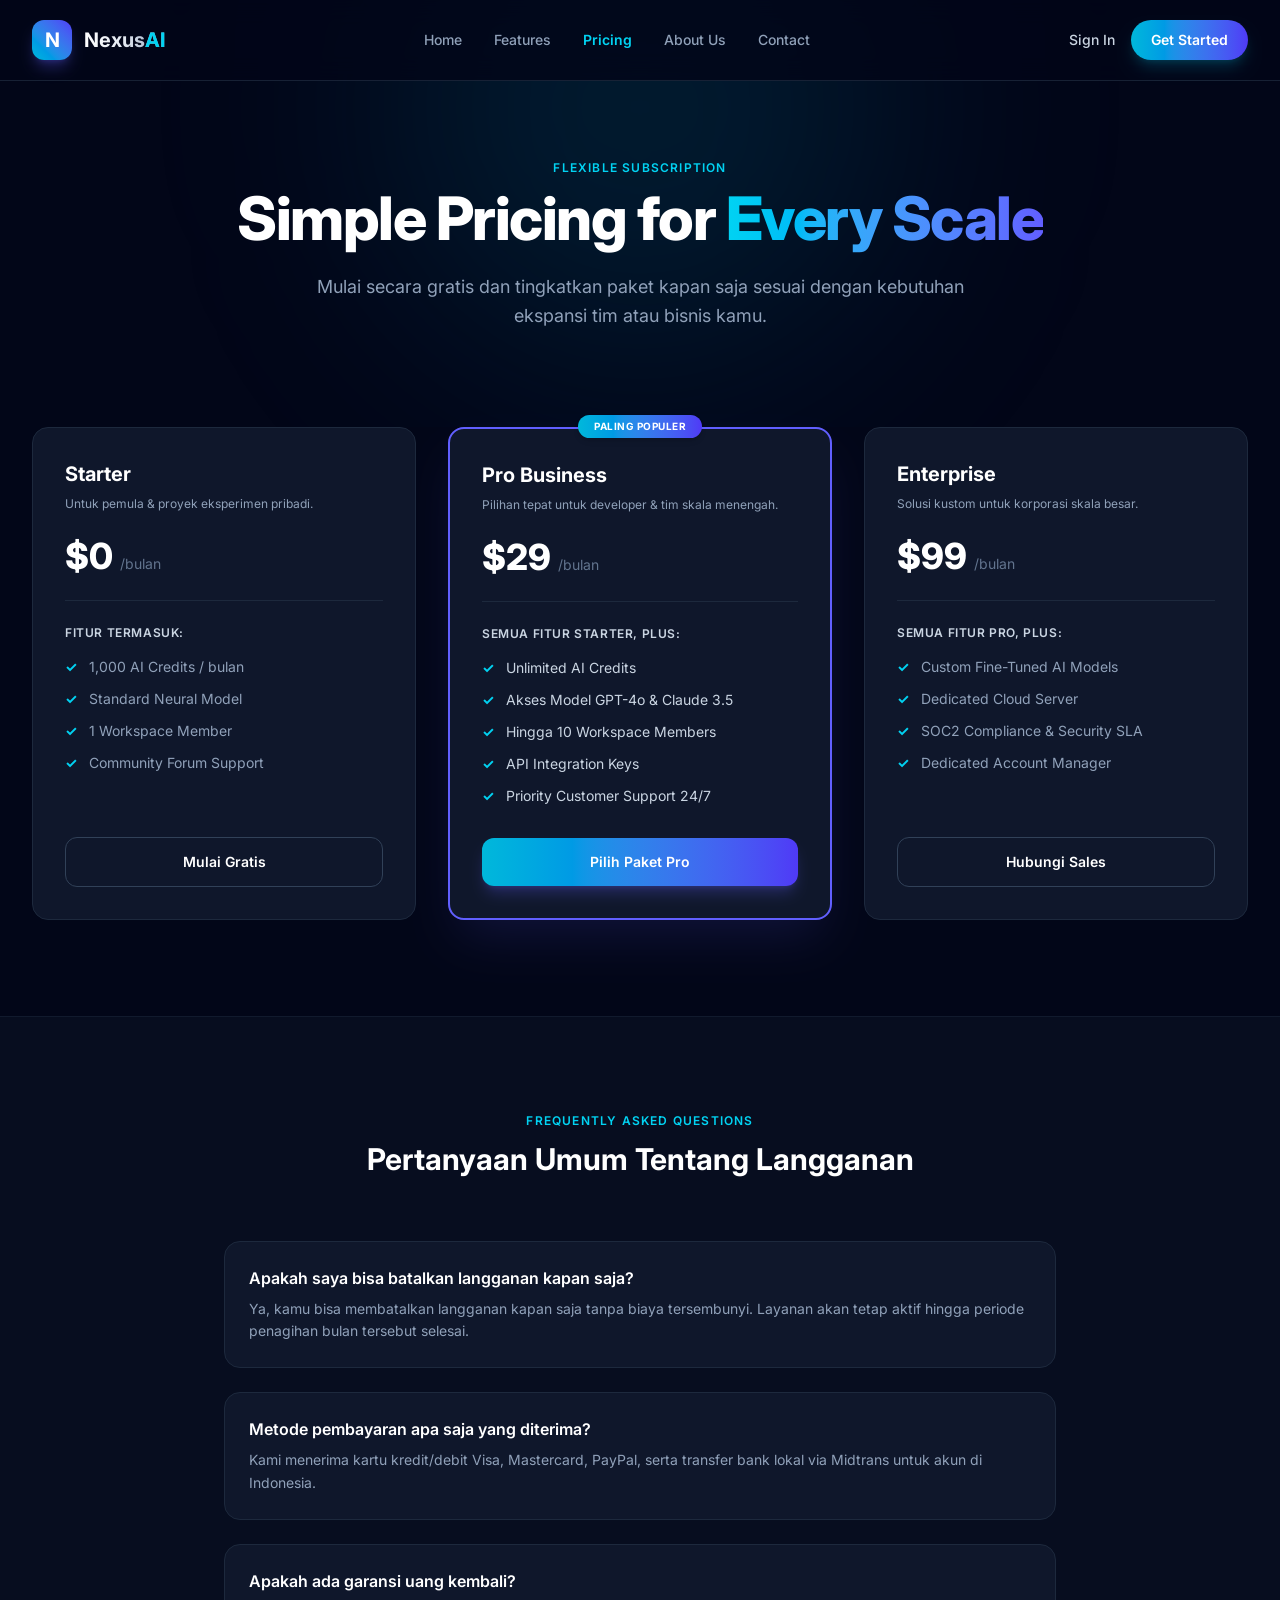
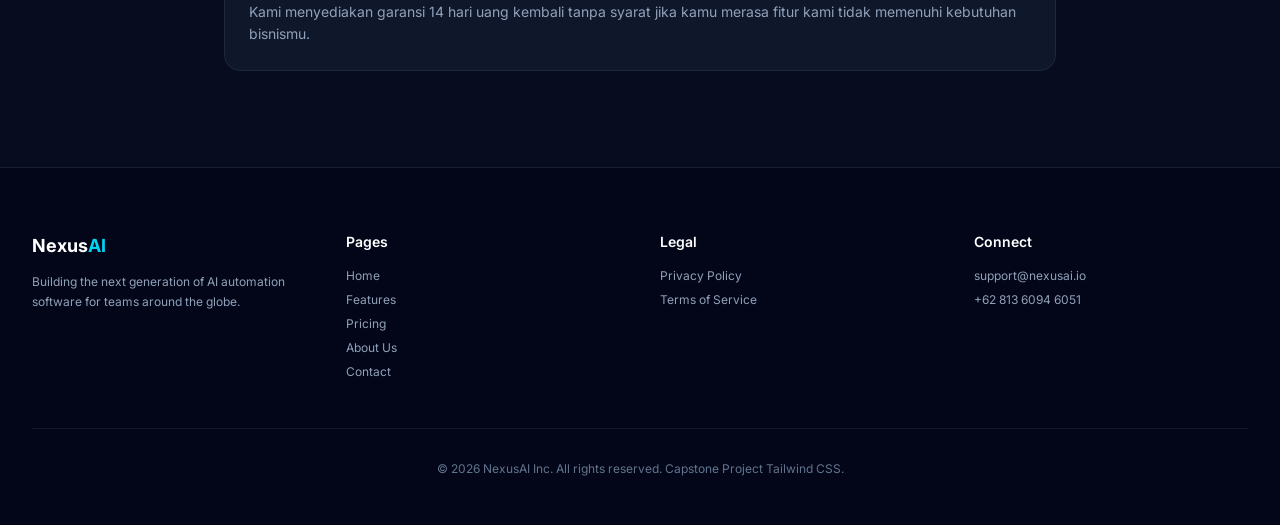
<file: pricing.html>
<!DOCTYPE html>

<html lang="id" class="scroll-smooth">

<head>

    <meta charset="UTF-8">

    <meta name="viewport" content="width=device-width, initial-scale=1.0">

    <title>Pricing Plans - NexusAI</title>

    <link href="./src/output.css" rel="stylesheet">

    <link rel="preconnect" href="https://fonts.googleapis.com">

    <link rel="preconnect" href="https://fonts.gstatic.com" crossorigin>

    <link href="https://fonts.googleapis.com/css2?family=Inter:wght@300;400;500;600;700&display=swap" rel="stylesheet">

</head>

<body class="bg-slate-950 text-slate-100 font-['Inter',sans-serif] antialiased selection:bg-indigo-500 selection:text-white">

    <nav class="fixed top-0 left-0 w-full z-50 bg-slate-950/80 backdrop-blur-md border-b border-slate-800/80">

        <div class="max-w-7xl mx-auto px-4 sm:px-6 lg:px-8">

            <div class="flex items-center justify-between h-20">

                <div class="flex items-center space-x-3">

                    <div class="w-10 h-10 rounded-xl bg-linear-to-tr from-cyan-500 to-indigo-600 flex items-center justify-center font-bold text-xl text-white shadow-lg shadow-indigo-500/30">

                        N

                    </div>

                    <span class="text-xl font-bold bg-linear-to-r from-white via-slate-200 to-slate-400 bg-clip-text text-transparent">

                        Nexus<span class="text-cyan-400">AI</span>

                    </span>

                </div>

                <div class="hidden md:flex items-center space-x-8 text-sm font-medium">

                    <a href="index.html" class="text-slate-400 hover:text-white transition-colors">Home</a>

                    <a href="features.html" class="text-slate-400 hover:text-white transition-colors">Features</a>

                    <a href="pricing.html" class="text-cyan-400 font-semibold transition-colors">Pricing</a>

                    <a href="about.html" class="text-slate-400 hover:text-white transition-colors">About Us</a>

                    <a href="contact.html" class="text-slate-400 hover:text-white transition-colors">Contact</a>

                </div>

                <div class="flex items-center space-x-4">

                    <a href="contact.html" class="hidden sm:inline-block text-sm font-medium text-slate-300 hover:text-white transition-colors">

                        Sign In

                    </a>

                    <a href="pricing.html" class="px-5 py-2.5 rounded-full text-sm font-semibold text-white bg-linear-to-r from-cyan-500 to-indigo-600 hover:from-cyan-400 hover:to-indigo-500 shadow-lg shadow-cyan-500/20 hover:shadow-cyan-500/40 transition-all duration-300 hover:-translate-y-0.5">

                        Get Started

                    </a>

                </div>

            </div>

        </div>

    </nav>

    <section class="relative pt-32 pb-12 md:pt-40 md:pb-16 overflow-hidden">

        <div class="absolute top-1/4 left-1/2 -translate-x-1/2 -translate-y-1/2 w-125 h-125 bg-cyan-600/15 rounded-full blur-[120px] -z-10 pointer-events-none"></div>

        <div class="max-w-7xl mx-auto px-4 sm:px-6 lg:px-8 text-center">

            <span class="text-xs font-semibold text-cyan-400 uppercase tracking-widest mb-3 block">Flexible Subscription</span>

            <h1 class="text-4xl sm:text-6xl font-extrabold text-white tracking-tight mb-6">

                Simple Pricing for <span class="bg-linear-to-r from-cyan-400 to-indigo-500 bg-clip-text text-transparent">Every Scale</span>

            </h1>

            <p class="text-slate-400 text-base sm:text-lg max-w-2xl mx-auto leading-relaxed mb-8">

                Mulai secara gratis dan tingkatkan paket kapan saja sesuai dengan kebutuhan ekspansi tim atau bisnis kamu.

            </p>

        </div>

    </section>

    <section class="pb-24">

        <div class="max-w-7xl mx-auto px-4 sm:px-6 lg:px-8">

            <div class="grid grid-cols-1 md:grid-cols-3 gap-8 items-stretch">

                <div class="p-8 rounded-2xl bg-slate-900 border border-slate-800 flex flex-col justify-between hover:border-slate-700 transition-colors">

                    <div>

                        <h3 class="text-xl font-bold text-white mb-2">Starter</h3>

                        <p class="text-slate-400 text-xs mb-6">Untuk pemula & proyek eksperimen pribadi.</p>

                        <div class="text-4xl font-extrabold text-white mb-6">$0 <span class="text-sm font-normal text-slate-500">/bulan</span></div>

                        <div class="border-t border-slate-800 pt-6 mb-8">

                            <p class="text-xs font-semibold text-slate-300 mb-4 uppercase tracking-wider">Fitur Termasuk:</p>

                            <ul class="space-y-3 text-sm text-slate-400">

                                <li class="flex items-center gap-3"><span class="text-cyan-400 font-bold">✓</span> 1,000 AI Credits / bulan</li>

                                <li class="flex items-center gap-3"><span class="text-cyan-400 font-bold">✓</span> Standard Neural Model</li>

                                <li class="flex items-center gap-3"><span class="text-cyan-400 font-bold">✓</span> 1 Workspace Member</li>

                                <li class="flex items-center gap-3"><span class="text-cyan-400 font-bold">✓</span> Community Forum Support</li>

                            </ul>

                        </div>

                    </div>

                    <a href="contact.html" class="w-full py-3.5 rounded-xl border border-slate-700 text-center text-sm font-semibold text-white hover:bg-slate-800 transition-colors">

                        Mulai Gratis

                    </a>

                </div>

                <div class="p-8 rounded-2xl bg-slate-900 border-2 border-indigo-500 relative flex flex-col justify-between shadow-2xl shadow-indigo-500/15">

                    <span class="absolute -top-3.5 left-1/2 -translate-x-1/2 px-4 py-1 rounded-full bg-linear-to-r from-cyan-500 to-indigo-600 text-[10px] font-bold text-white uppercase tracking-wider shadow-md">

                        Paling Populer

                    </span>

                    <div>

                        <h3 class="text-xl font-bold text-white mb-2">Pro Business</h3>

                        <p class="text-slate-400 text-xs mb-6">Pilihan tepat untuk developer & tim skala menengah.</p>

                        <div class="text-4xl font-extrabold text-white mb-6">$29 <span class="text-sm font-normal text-slate-500">/bulan</span></div>

                        <div class="border-t border-slate-800 pt-6 mb-8">

                            <p class="text-xs font-semibold text-slate-300 mb-4 uppercase tracking-wider">Semua Fitur Starter, Plus:</p>

                            <ul class="space-y-3 text-sm text-slate-300">

                                <li class="flex items-center gap-3"><span class="text-cyan-400 font-bold">✓</span> Unlimited AI Credits</li>

                                <li class="flex items-center gap-3"><span class="text-cyan-400 font-bold">✓</span> Akses Model GPT-4o & Claude 3.5</li>

                                <li class="flex items-center gap-3"><span class="text-cyan-400 font-bold">✓</span> Hingga 10 Workspace Members</li>

                                <li class="flex items-center gap-3"><span class="text-cyan-400 font-bold">✓</span> API Integration Keys</li>

                                <li class="flex items-center gap-3"><span class="text-cyan-400 font-bold">✓</span> Priority Customer Support 24/7</li>

                            </ul>

                        </div>

                    </div>

                    <a href="contact.html" class="w-full py-3.5 rounded-xl bg-linear-to-r from-cyan-500 to-indigo-600 text-center text-sm font-semibold text-white hover:opacity-90 transition-opacity shadow-lg shadow-indigo-500/25">

                        Pilih Paket Pro

                    </a>

                </div>

                <div class="p-8 rounded-2xl bg-slate-900 border border-slate-800 flex flex-col justify-between hover:border-slate-700 transition-colors">

                    <div>

                        <h3 class="text-xl font-bold text-white mb-2">Enterprise</h3>

                        <p class="text-slate-400 text-xs mb-6">Solusi kustom untuk korporasi skala besar.</p>

                        <div class="text-4xl font-extrabold text-white mb-6">$99 <span class="text-sm font-normal text-slate-500">/bulan</span></div>

                        <div class="border-t border-slate-800 pt-6 mb-8">

                            <p class="text-xs font-semibold text-slate-300 mb-4 uppercase tracking-wider">Semua Fitur Pro, Plus:</p>

                            <ul class="space-y-3 text-sm text-slate-400">

                                <li class="flex items-center gap-3"><span class="text-cyan-400 font-bold">✓</span> Custom Fine-Tuned AI Models</li>

                                <li class="flex items-center gap-3"><span class="text-cyan-400 font-bold">✓</span> Dedicated Cloud Server</li>

                                <li class="flex items-center gap-3"><span class="text-cyan-400 font-bold">✓</span> SOC2 Compliance & Security SLA</li>

                                <li class="flex items-center gap-3"><span class="text-cyan-400 font-bold">✓</span> Dedicated Account Manager</li>

                            </ul>

                        </div>

                    </div>

                    <a href="contact.html" class="w-full py-3.5 rounded-xl border border-slate-700 text-center text-sm font-semibold text-white hover:bg-slate-800 transition-colors">

                        Hubungi Sales

                    </a>

                </div>

            </div>

        </div>

    </section>

    <section class="py-24 bg-slate-900/40 border-t border-slate-800/50">

        <div class="max-w-4xl mx-auto px-4 sm:px-6 lg:px-8">

            <div class="text-center mb-16">

                <h2 class="text-xs font-semibold text-cyan-400 uppercase tracking-widest mb-3">Frequently Asked Questions</h2>

                <p class="text-3xl font-bold text-white">Pertanyaan Umum Tentang Langganan</p>

            </div>

            <div class="space-y-6">

                <div class="p-6 rounded-2xl bg-slate-900 border border-slate-800">

                    <h3 class="text-base font-semibold text-white mb-2">Apakah saya bisa batalkan langganan kapan saja?</h3>

                    <p class="text-slate-400 text-sm leading-relaxed">Ya, kamu bisa membatalkan langganan kapan saja tanpa biaya tersembunyi. Layanan akan tetap aktif hingga periode penagihan bulan tersebut selesai.</p>

                </div>

                <div class="p-6 rounded-2xl bg-slate-900 border border-slate-800">

                    <h3 class="text-base font-semibold text-white mb-2">Metode pembayaran apa saja yang diterima?</h3>

                    <p class="text-slate-400 text-sm leading-relaxed">Kami menerima kartu kredit/debit Visa, Mastercard, PayPal, serta transfer bank lokal via Midtrans untuk akun di Indonesia.</p>

                </div>

                <div class="p-6 rounded-2xl bg-slate-900 border border-slate-800">

                    <h3 class="text-base font-semibold text-white mb-2">Apakah ada garansi uang kembali?</h3>

                    <p class="text-slate-400 text-sm leading-relaxed">Kami menyediakan garansi 14 hari uang kembali tanpa syarat jika kamu merasa fitur kami tidak memenuhi kebutuhan bisnismu.</p>

                </div>

            </div>

        </div>

    </section>

    <footer class="bg-slate-950 border-t border-slate-800/80 pt-16 pb-12">

        <div class="max-w-7xl mx-auto px-4 sm:px-6 lg:px-8">

            <div class="grid grid-cols-1 md:grid-cols-4 gap-10 mb-12">

                <div>

                    <span class="text-lg font-bold text-white">Nexus<span class="text-cyan-400">AI</span></span>

                    <p class="text-slate-400 text-xs mt-3 leading-relaxed">Building the next generation of AI automation software for teams around the globe.</p>

                </div>

                <div>

                    <h4 class="text-sm font-semibold text-white mb-4">Pages</h4>

                    <ul class="space-y-2 text-xs text-slate-400">

                        <li><a href="index.html" class="hover:text-white">Home</a></li>

                        <li><a href="features.html" class="hover:text-white">Features</a></li>

                        <li><a href="pricing.html" class="hover:text-white">Pricing</a></li>

                        <li><a href="about.html" class="hover:text-white">About Us</a></li>

                        <li><a href="contact.html" class="hover:text-white">Contact</a></li>

                    </ul>

                </div>

                <div>

                    <h4 class="text-sm font-semibold text-white mb-4">Legal</h4>

                    <ul class="space-y-2 text-xs text-slate-400">

                        <li><a href="#" class="hover:text-white">Privacy Policy</a></li>

                        <li><a href="#" class="hover:text-white">Terms of Service</a></li>

                    </ul>

                </div>

                <div>

                    <h4 class="text-sm font-semibold text-white mb-4">Connect</h4>

                    <p class="text-xs text-slate-400 mb-2">support@nexusai.io</p>

                    <p class="text-xs text-slate-400">+62 813 6094 6051</p>

                </div>

            </div>

            <div class="border-t border-slate-900 pt-8 text-center text-xs text-slate-500">

                &copy; 2026 NexusAI Inc. All rights reserved. Capstone Project Tailwind CSS.

            </div>

        </div>

    </footer>

</body>

</html>
</file>
